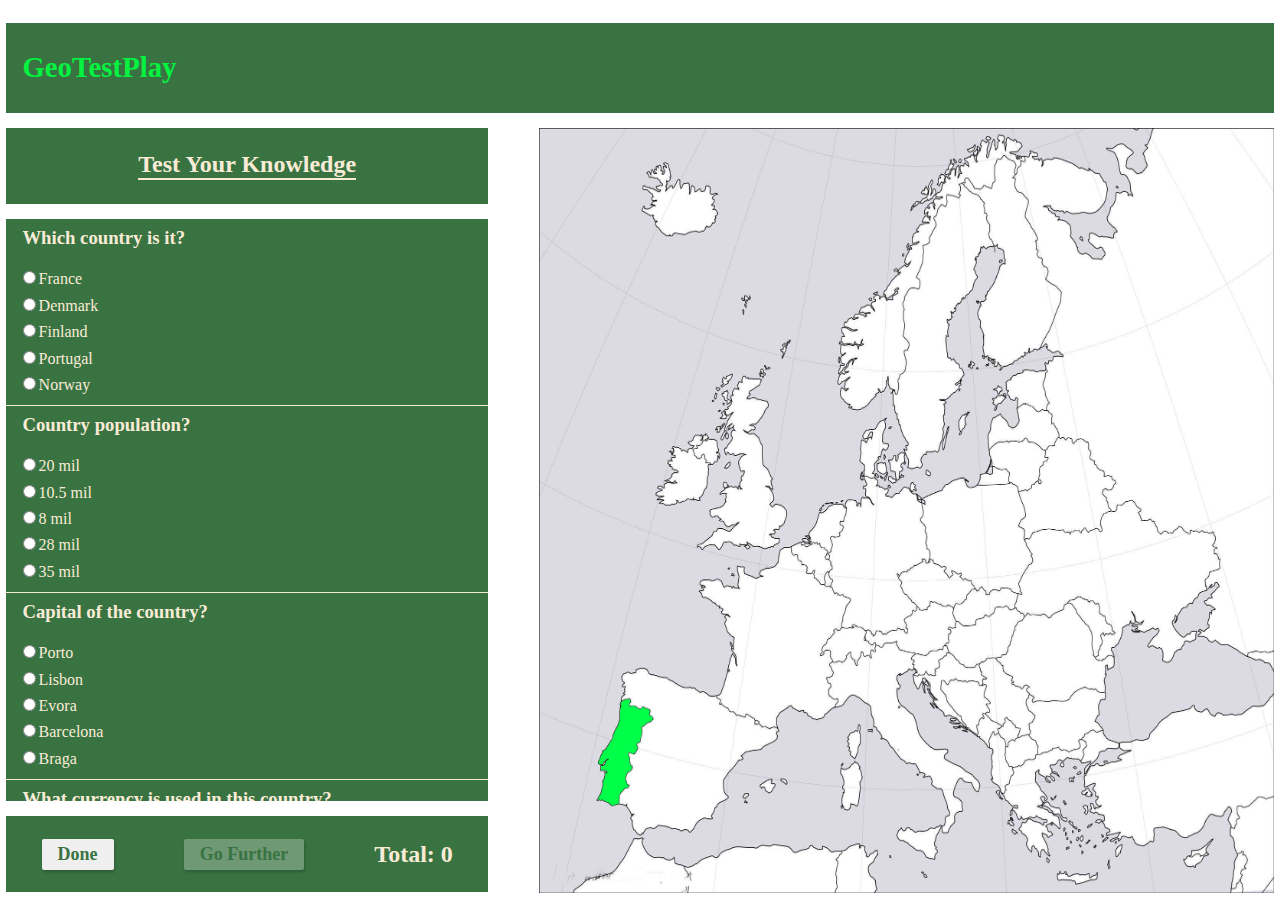
<file: index.html>
<!DOCTYPE html>
<html lang="en">
  <head>
    <meta charset="UTF-8" />
    <meta name="viewport" content="width=device-width, initial-scale=1.0" />
    <link rel="stylesheet" href="main.css" />
    <title>GeoTestPlay</title>
  </head>
  <body>
    <div id="height"></div>
    <header class="Toolbar">
      <div class="Name">
        <h1 class="brand-name">GeoTestPlay</h1>
      </div>
    </header>
    <main class="Game">
      <section class=" Quiz">
        <div class="Quiz-container">
          <div class="Quiz-title">
            <h2 class="Quiz-title_header">Test Your Knowledge</h2>
          </div>
          <div class="Quiz-tests">
            <form action="" id="quiz-form"></form>
          </div>
          <div class="Quiz-control">
            <div class="Quiz-control-done"></div>
            <div class="Quiz-control-go">
              <button disabled>Go Further</button>
            </div>
            <div class="Quiz-control-total"><h2>Total:</h2></div>
          </div>
        </div>
      </section>
      <section class="Map">
        <canvas id="map"></canvas>
      </section>
    </main>
    <script type="module" src="quiz.js"></script>
  </body>
</html>
</file>
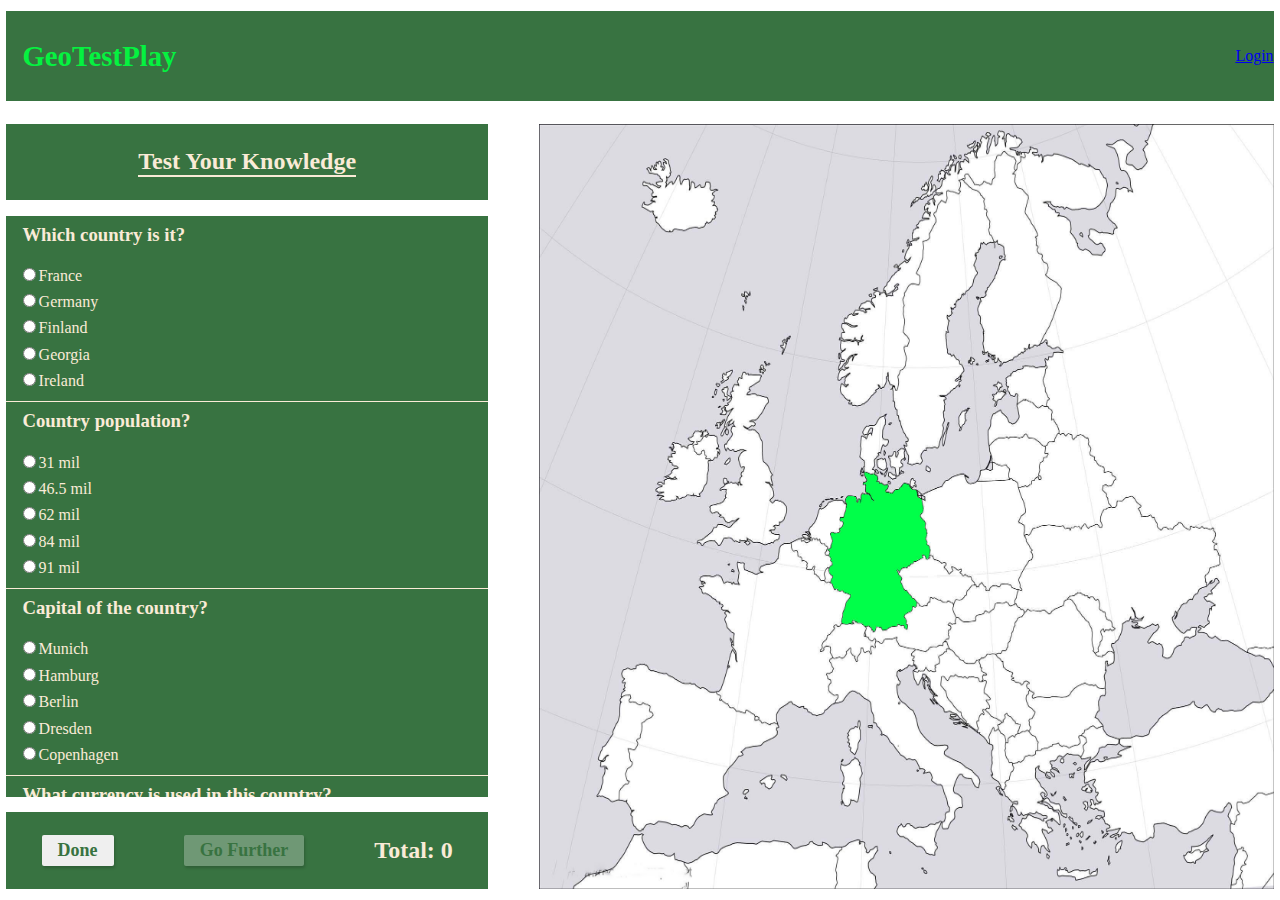
<file: main.html>
<!DOCTYPE html>
<html lang="en">
  <head>
    <meta charset="UTF-8" />
    <meta name="viewport" content="width=device-width, initial-scale=1.0" />
    <link rel="stylesheet" href="main.css" />
    <title>GeoTestPlay</title>
  </head>
  <body>
    <header class="Toolbar">
      <div class="Name">
        <h1 class="brand-name">GeoTestPlay</h1>
      </div>
      <div class="Login">
        <a href="#">Login</a>
      </div>
    </header>
    <main class="Game">
      <section class="main-game-piece Quiz">
        <div class="Quiz-container">
          <div class="Quiz-title">
            <h2 class="Quiz-title_header">Test Your Knowledge</h2>
          </div>
          <div class="Quiz-tests">
            <form action="" id="quiz-form">


            </form>
          </div>
          <div class="Quiz-control">
            <div class="Quiz-control-done"><button type="submit" form="form-quiz">Done</button></div>
            <div class="Quiz-control-go">
              <button disabled>Go Further</button>
            </div>
            <div class="Quiz-control-total"><h2>Total:</h2></div>
          </div>
        </div>
      </section>
      <section class="main-game-piece Map">
        <canvas id="map"></canvas>
      </section>
    </main>
    <script type="module" src="quiz.js"></script>
  </body>
</html>
</file>
<file: main.css>
* {
  box-sizing: border-box;
}
*[disabled] {
  pointer-events: none !important;
}
::-webkit-scrollbar {
  display: none;
}
:root {
  /* --page-height: 1vh; */
  --page-width: 100%;
}
html {
  height: 100vh;
  -ms-overflow-style: none;
}
body {
  margin: 0%;
  height: 100%;
  width: 100vw;
  display: -webkit-flex;
  display: -webkit-flexbox;
  display: -ms-flexbox;

  display: flex;
  flex-direction: column;
  -webkit-flex-align: center;
  -ms-flex-align: center;
  -webkit-align-items: center;
  align-items: center;
  justify-content: space-around;
}
button {
  border: none;
  color: #387341;
  padding: 0.3rem 1rem;
  cursor: pointer;
  font-family: inherit;
  font-size: 18px;
  font-weight: bold;
  border-radius: 2px;
  box-shadow: 1px 2px 3px rgba(0, 0, 0, 0.18);
}
button:hover {
  background-color: #5ba66e;
  transition: 220ms all ease-in-out;
}
button:focus {
  outline-style: solid;
  outline-color: transparent;
  box-shadow: 0 0 0 2px #cef2d7;
  transition: 1s all ease;
}
.Toolbar {
  background: #387341;
  width: 99%;
  display: flex;
  justify-content: space-between;
  align-items: center;
  height: 10%;
}

.Name {
  margin-left: 1rem;
}
.brand-name {
  margin: 0%;
  color: #05f240;
  font-weight: bold;
  font-size: 1.8rem;
}


.Game {
  height: 85%;
  width: 99%;
  display: flex;
  align-items: center;
  justify-content: space-between;
}

.Quiz {
  text-align: center;
  height: 100%;
  width: 38%;
}

.Quiz-container {
  height: 100%;
  display: flex;
  flex-direction: column;
  justify-content: space-between;
}

.Quiz-title {
  background-color: #387341;

  height: 10%;
  display: flex;
  justify-content: center;
  align-items: center;
}
.Quiz-title_header {
  margin: 0%;
  color: antiquewhite;
  border-bottom: antiquewhite solid 2px;
}
.Quiz-tests {
  background-color: #387341;

  height: 76%;
  overflow: auto;
  color: antiquewhite;
}
#quiz-form {
  height: 100%;
}
.quiz-test-finished {
  height: 100%;
  display: flex;
  justify-content: center;
  align-items: center;
}
.Quiz-tests_test {
  border-bottom: antiquewhite solid 1px;
  display: flex;
}
fieldset {
  margin: 0;
  border: none;
  padding: 0%;
}
.Quiz-tests_test-question {
  text-align: left;
  padding-left: 0.5rem;
  padding-top: 0.5rem;
  padding-bottom: 0.5rem;
  width: 80%;
}
.Quiz-tests_test-question-text {
  padding: 0.5rem;
}

.Quiz-tests_test-question-text h3 {
  margin: 0;
}
.Quiz-tests_test-answer {
  padding: 0.2rem;
}
.Quiz-tests_test-mark {
  display: flex;
  align-items: center;
  justify-content: center;
  width: 20%;
}

.Quiz-control {
  background-color: #387341;
  height: 10%;
  display: flex;
  justify-content: space-around;
  align-items: center;
}
.Quiz-control-done {
  margin: 0%;
}

.Quiz-control-go {
  margin: 0%;
}
.Quiz-control-total {
  color: antiquewhite;
  margin: 0%;
}
.Quiz-control-total h2 {
  margin: 0%;
}
.Map {
  height: 100%;
  width: 58%;
  position: relative;
}
#canvas {
  position: absolute;
}

@media screen and (max-width: 640px) {
  html {
    height: 100vh;
    height: calc(var(--page-height, 1vh) * 100);    
  }
  
  .Toolbar {
    justify-content: center;
    height: 8%;
  }
  .Game {
    height: 90%;
    width: 99%;
    display: flex;
    flex-direction: column;
    align-items: center;
    justify-content: space-between;
  }
  .Quiz {
    text-align: center;
    width: 100%;
    height: 49%;

    order: 2;
  }
  .Quiz-title {
    display: none;
  }
  .Quiz-tests {  
    height: 84%;
  }


  .Quiz-tests_test-answers {
    display: flex;
    flex-direction: column;
    align-items: flex-start;
  }
  .Quiz-control {
    height: 15%;
  }
  .Map {
    width: 100%;
    height: 49%;
  }
}
</file>
